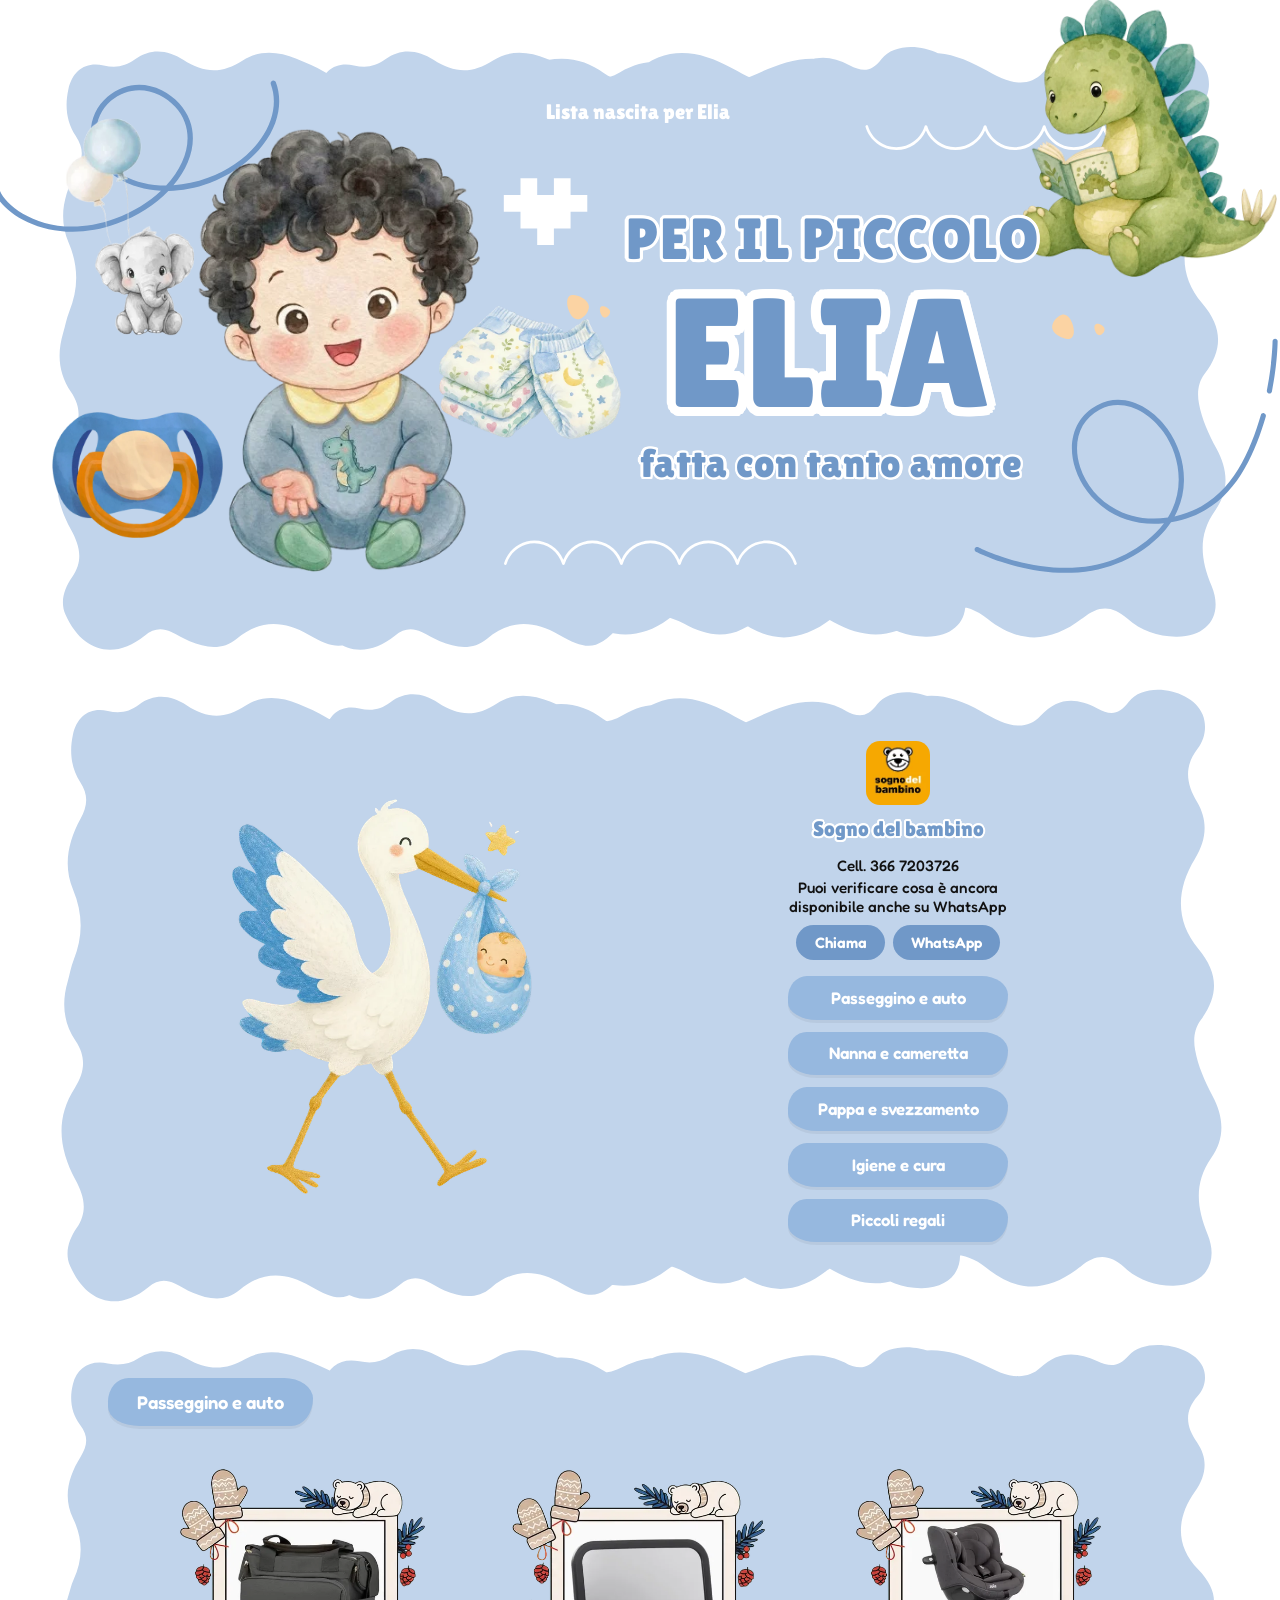
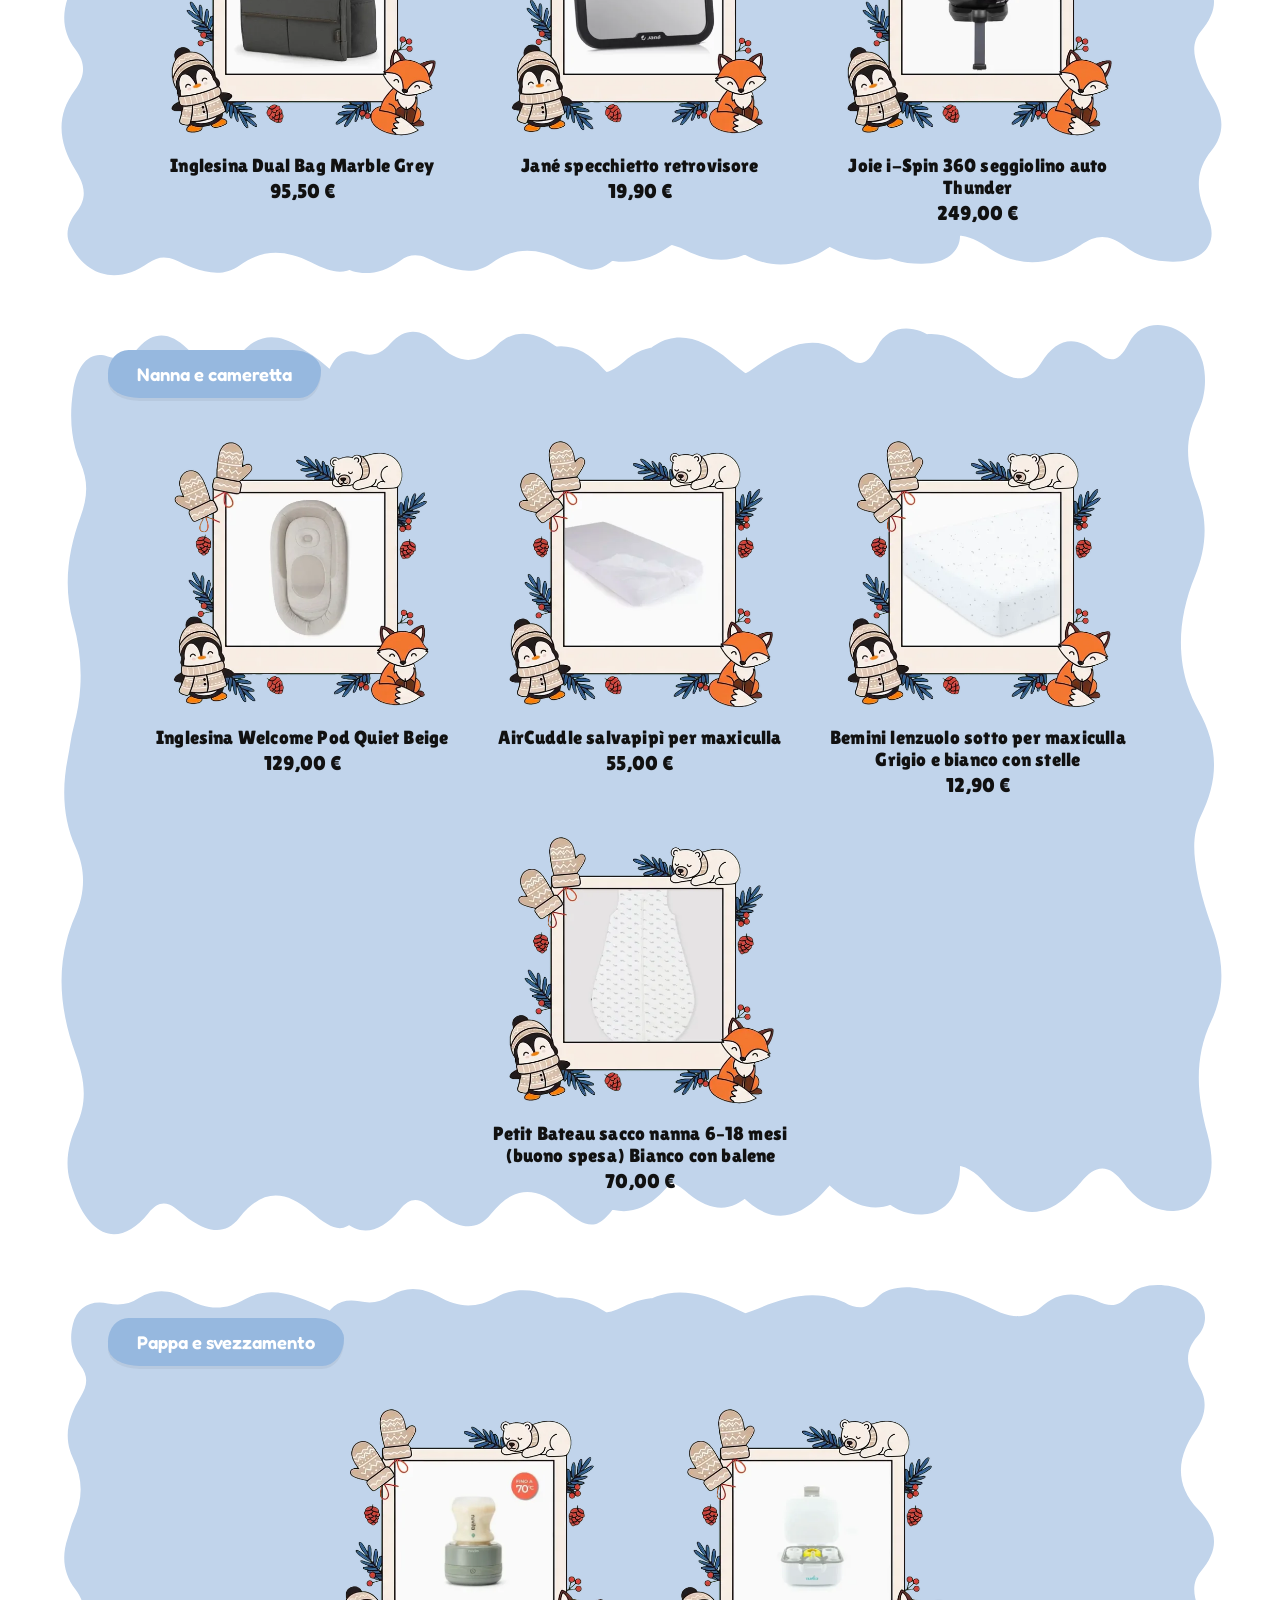
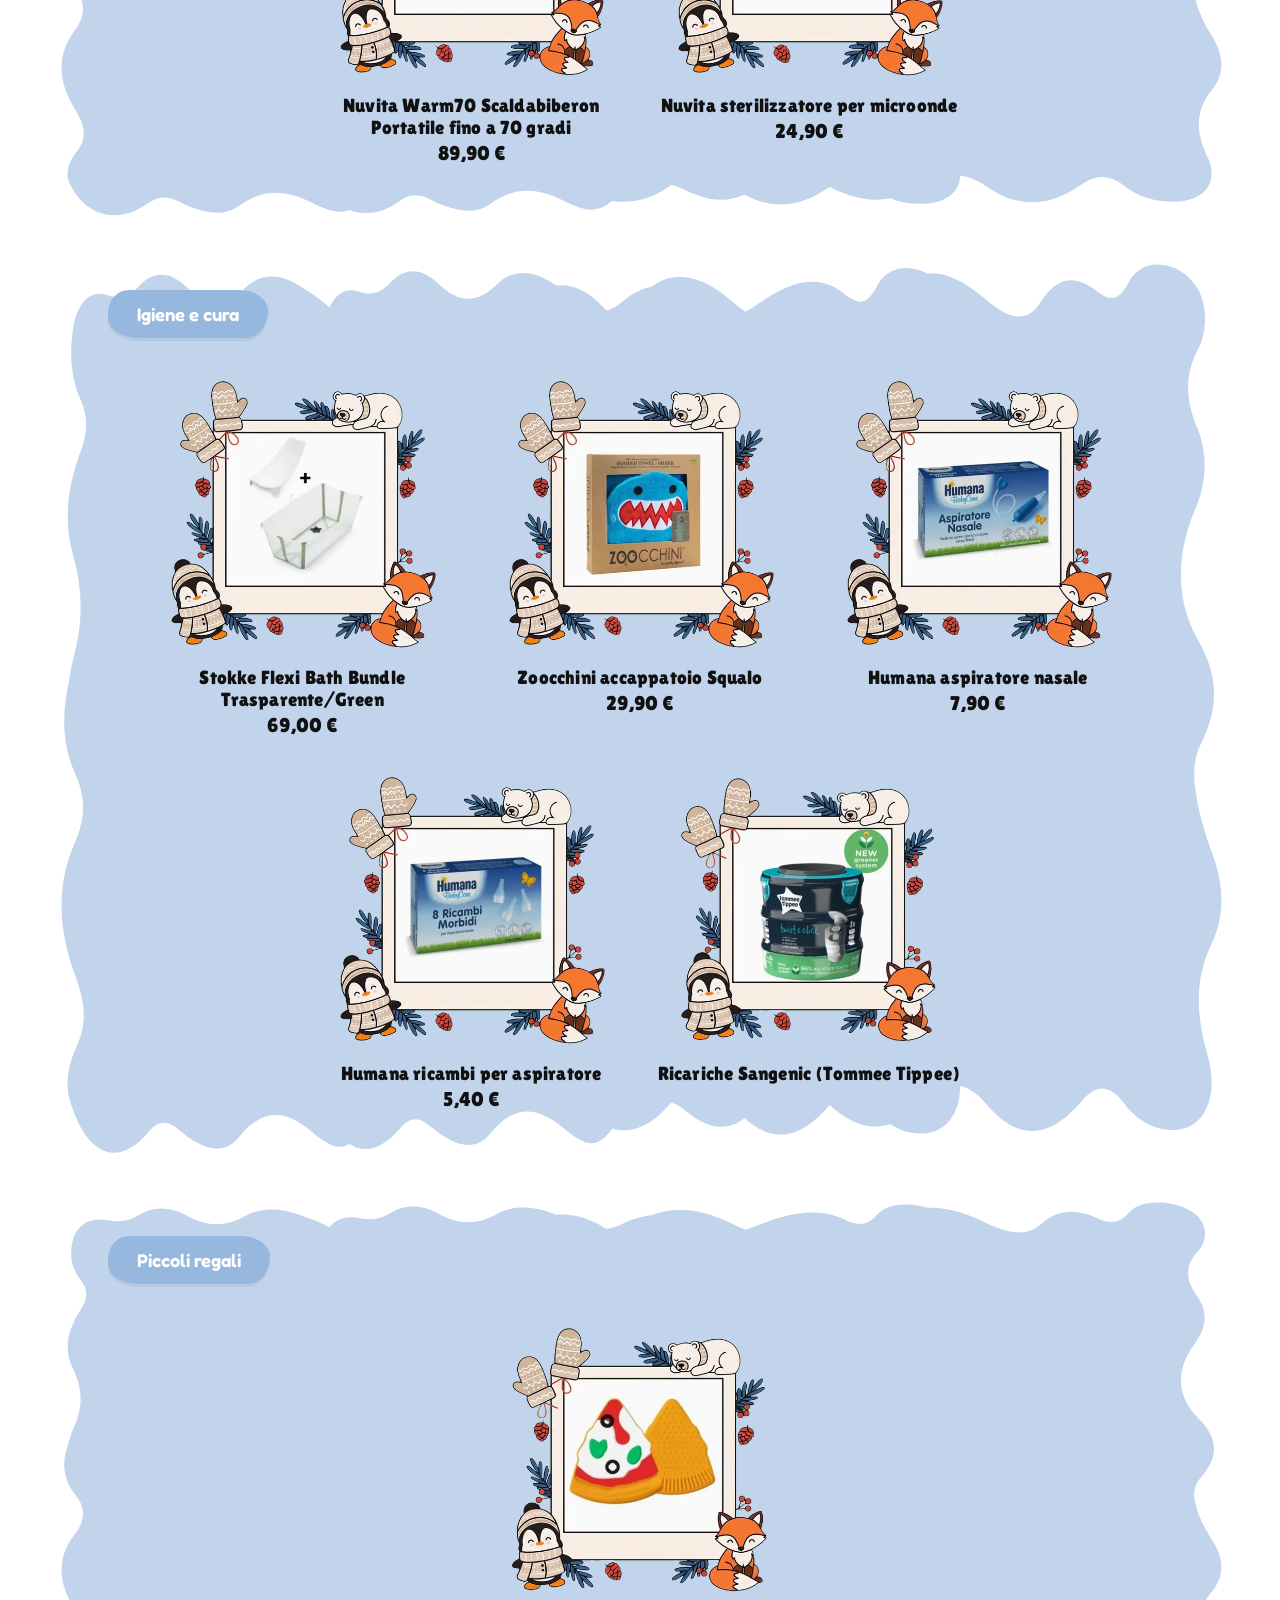
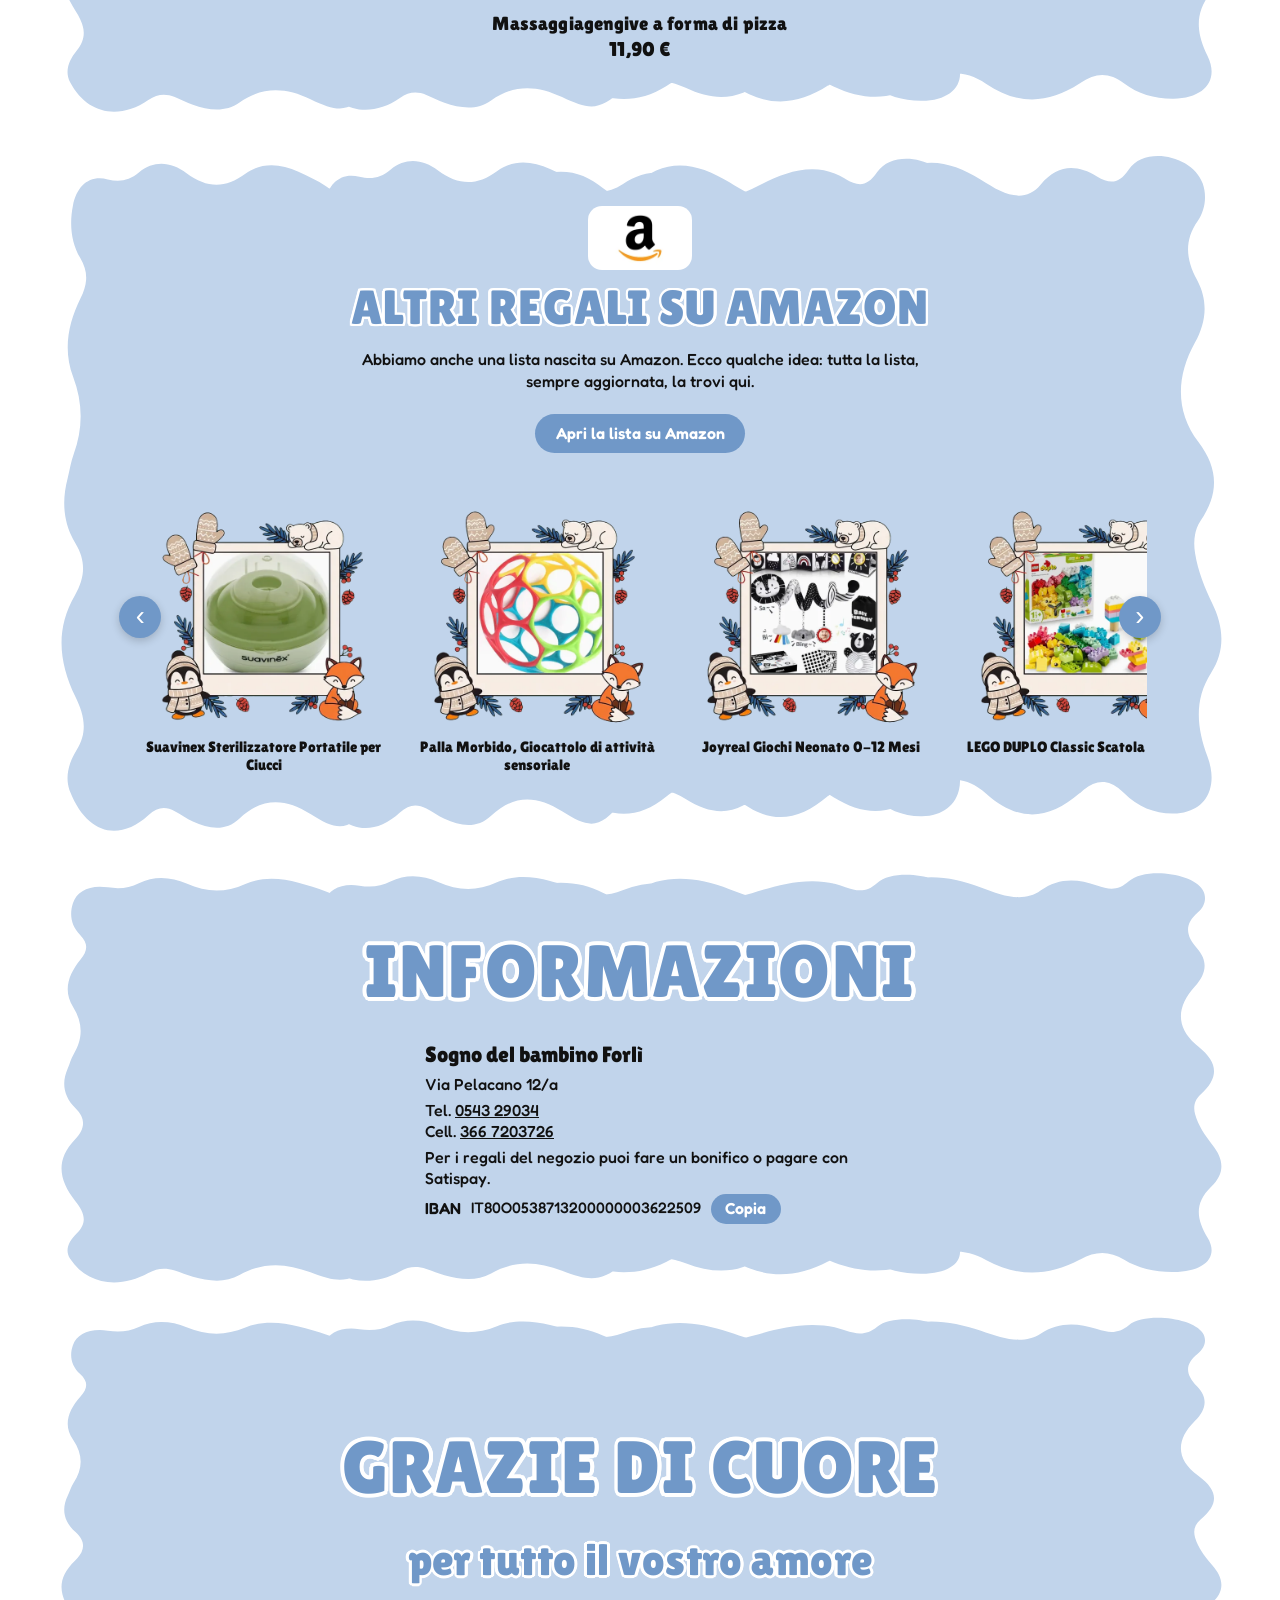
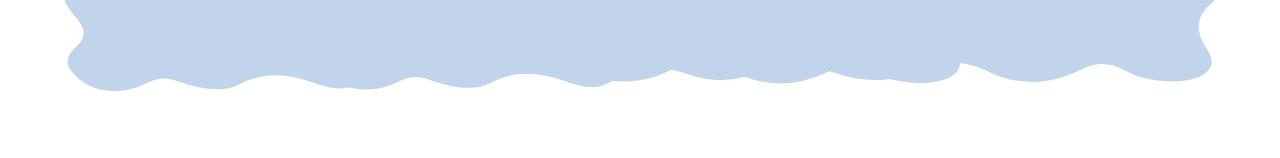
<file: index.html>
<!DOCTYPE html>
<html lang="it">
<head>
  <meta charset="utf-8">
  <meta name="viewport" content="width=device-width, initial-scale=1">
  <title>Lista nascita per Elia</title>
  <meta name="description" content="La lista nascita del piccolo Elia, fatta con tanto amore.">
  <link rel="icon" href="data:image/svg+xml,<svg xmlns='http://www.w3.org/2000/svg' viewBox='0 0 100 100'><text y='.9em' font-size='90'>🦖</text></svg>">
  <link rel="preconnect" href="https://fonts.googleapis.com">
  <link rel="preconnect" href="https://fonts.gstatic.com" crossorigin>
  <link href="https://fonts.googleapis.com/css2?family=Lilita+One&family=Fredoka:wght@400;500;600&display=swap" rel="stylesheet">
  <link rel="stylesheet" href="style.css">
</head>
<body>

  <header class="panel hero">
    <div class="stage">
      <svg class="decor" viewBox="91 74 1258 662" preserveAspectRatio="none" aria-hidden="true">
      <path fill="#7098C8" d="M1385.3 474.0C1383.9 473.6 1382.3 474.4 1381.9 475.9C1368.8 520.2 1346.4 572.0 1289.9 584.0C1296.2 572.4 1299.7 559.7 1299.9 546.3C1300.3 526.9 1294.0 507.1 1282.2 490.7C1265.4 467.4 1235.7 450.5 1207.4 465.4C1183.7 477.8 1174.6 504.6 1184.2 533.6C1194.7 565.6 1228.5 596.4 1278.6 591.3C1275.9 594.9 1272.9 598.4 1269.4 601.7C1238.0 632.1 1196.7 643.9 1146.9 636.9C1109.5 631.6 1081.0 617.0 1080.7 616.9C1079.4 616.2 1077.7 616.7 1077.0 618.1C1076.3 619.4 1076.9 621.1 1078.2 621.8C1079.4 622.4 1107.7 636.8 1146.0 642.2C1155.3 643.6 1164.4 644.2 1173.2 644.2C1212.6 644.2 1246.8 631.1 1273.2 605.6C1278.2 600.8 1282.5 595.7 1286.1 590.3C1349.1 579.8 1373.2 524.5 1387.2 477.4C1387.6 476.0 1386.8 474.5 1385.3 474.0M1282.8 585.3C1233.0 592.5 1199.5 562.8 1189.4 531.9C1180.7 505.5 1188.7 481.3 1209.9 470.2C1216.5 466.8 1223.1 465.3 1229.6 465.3C1248.4 465.3 1266.3 478.0 1277.8 493.9C1295.0 517.8 1302.0 554.2 1282.8 585.3M1399.8 397.3C1399.8 397.6 1399.7 420.9 1393.7 450.9C1393.4 452.2 1392.3 453.1 1391.0 453.1C1390.8 453.1 1390.6 453.1 1390.5 453.0C1389.0 452.7 1388.0 451.3 1388.3 449.8C1394.2 420.4 1394.4 397.5 1394.4 397.3C1394.4 395.8 1395.6 394.6 1397.1 394.6C1398.6 394.6 1399.9 395.8 1399.8 397.3Z"/>
      <path fill="#7098C8" d="M-108.9 304.6C-108.6 304.1 -108.1 303.8 -107.7 303.6C-106.8 303.3 -105.7 303.4 -104.9 304.1C-104.8 304.2 -91.6 314.3 -71.4 319.1C-61.0 321.6 -50.4 322.2 -40.1 321.0C-38.5 320.8 -37.1 321.9 -36.9 323.5C-36.7 325.0 -37.8 326.4 -39.4 326.6C-50.4 328.0 -61.6 327.3 -72.7 324.7C-94.3 319.6 -107.9 309.0 -108.4 308.6C-109.7 307.6 -109.9 305.8 -108.9 304.6M-24.3 320.6C-24.8 319.2 -24.0 317.6 -22.6 317.1C-22.6 317.1 -22.5 317.0 -22.5 317.0C0.1 309.6 16.1 294.1 25.1 270.9C31.9 253.4 32.0 237.9 32.0 237.8C32.0 236.4 33.0 235.2 34.4 234.9C35.7 234.7 37.1 235.5 37.6 236.8C44.3 255.0 92.3 291.7 160.5 266.5C179.8 259.3 196.5 248.9 209.3 236.8C175.8 235.2 147.7 219.3 137.9 192.9C137.7 192.2 137.5 191.6 137.2 190.9C130.6 171.1 136.4 150.3 152.3 136.6C157.3 132.3 162.8 129.1 168.5 127.0C181.9 122.1 196.7 122.9 210.1 129.8C224.7 137.3 235.0 148.5 240.0 162.0C248.2 184.1 240.8 209.4 222.6 231.0C234.5 230.3 246.9 227.7 259.3 223.1C296.3 209.5 323.6 181.3 328.8 151.3C330.5 141.5 329.7 132.0 326.4 123.2C325.9 121.8 326.6 120.1 328.1 119.6C329.6 119.0 331.2 119.8 331.8 121.3C335.4 131.0 336.3 141.5 334.4 152.3C328.9 184.2 300.1 214.1 261.2 228.5C246.4 234.0 231.4 236.7 217.2 237.0C203.4 251.3 184.6 263.7 162.5 271.8C103.0 293.8 53.7 269.9 37.0 247.3C36.1 253.8 34.3 262.9 30.5 272.8C23.9 289.9 9.6 312.4 -20.7 322.5C-22.2 323.0 -23.8 322.1 -24.3 320.6M214.8 231.3C234.3 210.4 242.6 185.5 234.7 164.0C230.2 151.8 220.8 141.7 207.5 134.9C190.4 126.1 170.7 128.4 156.0 140.9C141.9 153.1 136.8 171.5 142.7 189.1C142.9 189.7 143.1 190.3 143.3 190.9C152.7 216.5 181.2 231.2 214.8 231.3Z"/>
      <path fill="#fff" d="M886.1 635.8C886.0 635.8 885.8 635.8 885.7 635.8C885.1 635.8 884.5 635.4 884.4 634.8C880.6 621.7 868.4 612.6 854.8 612.6C841.2 612.6 829.0 621.7 825.2 634.8C825.0 635.4 824.5 635.8 823.9 635.8C823.2 635.8 822.7 635.4 822.5 634.8C818.7 621.7 806.6 612.6 792.9 612.6C779.3 612.6 767.2 621.7 763.4 634.8C763.2 635.4 762.6 635.8 762.0 635.8C761.4 635.8 760.9 635.4 760.7 634.8C756.9 621.7 744.7 612.6 731.1 612.6C717.5 612.6 705.3 621.7 701.5 634.8C701.4 635.4 700.8 635.8 700.2 635.8C699.6 635.8 699.0 635.4 698.8 634.8C695.0 621.7 682.9 612.6 669.3 612.6C655.6 612.6 643.5 621.7 639.7 634.8C639.5 635.4 639.0 635.8 638.3 635.8C637.7 635.8 637.2 635.4 637.0 634.8C633.2 621.7 621.0 612.6 607.4 612.6C593.8 612.6 581.6 621.7 577.8 634.8C577.6 635.6 576.8 636.0 576.1 635.8C575.4 635.6 574.9 634.8 575.1 634.0C579.3 619.8 592.6 609.8 607.4 609.8C620.9 609.8 633.1 618.0 638.3 630.3C643.5 618.0 655.7 609.8 669.3 609.8C682.8 609.8 695.0 618.0 700.2 630.3C705.4 618.0 717.6 609.8 731.1 609.8C744.6 609.8 756.8 618.0 762.0 630.3C767.2 618.0 779.4 609.8 792.9 609.8C806.5 609.8 818.7 618.0 823.9 630.3C829.1 618.0 841.3 609.8 854.8 609.8C869.6 609.8 882.9 619.8 887.1 634.0C887.3 634.8 886.8 635.6 886.1 635.8Z"/>
      <path fill="#fff" d="M1277.5 166.9C1277.4 166.9 1277.2 166.9 1277.1 166.9C1276.5 166.9 1275.9 167.3 1275.7 167.9C1271.8 181.2 1259.4 190.5 1245.6 190.5C1231.7 190.5 1219.3 181.2 1215.4 167.9C1215.2 167.3 1214.7 166.9 1214.0 166.9C1213.4 166.9 1212.8 167.3 1212.7 167.9C1208.8 181.2 1196.4 190.5 1182.5 190.5C1168.6 190.5 1156.2 181.2 1152.3 167.9C1152.2 167.3 1151.6 166.9 1151.0 166.9C1150.3 166.9 1149.8 167.3 1149.6 167.9C1145.7 181.2 1133.3 190.5 1119.4 190.5C1105.5 190.5 1093.1 181.2 1089.3 167.9C1089.1 167.3 1088.5 166.9 1087.9 166.9C1087.3 166.9 1086.7 167.3 1086.5 167.9C1082.7 181.2 1070.3 190.5 1056.4 190.5C1042.5 190.5 1030.1 181.2 1026.2 167.9C1026.0 167.3 1025.5 166.9 1024.8 166.9C1024.2 166.9 1023.6 167.3 1023.5 167.9C1019.6 181.2 1007.2 190.5 993.3 190.5C979.4 190.5 967.0 181.2 963.1 167.9C962.9 167.1 962.1 166.7 961.4 166.9C960.6 167.1 960.2 167.9 960.4 168.7C964.6 183.2 978.1 193.4 993.3 193.4C1007.1 193.4 1019.5 185.0 1024.8 172.5C1030.1 185.0 1042.6 193.4 1056.4 193.4C1070.1 193.4 1082.6 185.0 1087.9 172.5C1093.2 185.0 1105.6 193.4 1119.4 193.4C1133.2 193.4 1145.6 185.0 1151.0 172.5C1156.3 185.0 1168.7 193.4 1182.5 193.4C1196.3 193.4 1208.7 185.0 1214.0 172.5C1219.3 185.0 1231.8 193.4 1245.6 193.4C1260.7 193.4 1274.2 183.2 1278.5 168.7C1278.7 167.9 1278.2 167.1 1277.5 166.9Z"/>
      <path fill="#fff" d="M628.2 294.8L628.2 277.0L646.0 277.0L646.0 259.2L663.8 259.2L663.8 241.4L646.0 241.4L646.0 223.6L628.2 223.6L628.2 241.4L610.4 241.4L610.4 223.6L592.6 223.6L592.6 241.4L574.8 241.4L574.8 259.2L592.6 259.2L592.6 277.0L610.4 277.0L610.4 294.8L628.2 294.8Z"/>
      <path fill="#FBD3A3" fill-rule="evenodd" d="M1180.8 378.2C1183.2 384.5 1183.8 392.8 1178.5 394.5C1173.3 396.2 1162.2 391.3 1159.9 384.9C1157.5 378.6 1163.9 370.9 1169.2 369.2C1174.4 367.5 1178.5 371.9 1180.8 378.2L1180.8 378.2Z"/>
      <path fill="#FBD3A3" fill-rule="evenodd" d="M1205.3 386.5C1204.2 383.6 1203.9 379.7 1206.4 378.9C1208.8 378.1 1214.0 380.4 1215.1 383.4C1216.2 386.3 1213.2 389.9 1210.8 390.7C1208.3 391.5 1206.4 389.5 1205.3 386.5L1205.3 386.5Z"/>
      <path fill="#FBD3A3" fill-rule="evenodd" d="M644.1 364.5C641.7 358.2 641.1 349.9 646.4 348.2C651.6 346.5 662.7 351.4 665.0 357.8C667.4 364.1 661.0 371.8 655.7 373.5C650.5 375.2 646.4 370.8 644.1 364.5Z"/>
      <path fill="#FBD3A3" fill-rule="evenodd" d="M678.1 367.8C677.0 364.8 676.7 360.9 679.2 360.1C681.6 359.3 686.8 361.7 687.9 364.6C689.0 367.6 686.0 371.2 683.6 372.0C681.1 372.8 679.2 370.7 678.1 367.8L678.1 367.8Z"/>
      </svg>
      <p class="small-title">Lista nascita per Elia</p>
      <img class="art balloons" src="assets/art/elefante.webp" alt="">
      <img class="art baby" src="assets/art/bimbo.webp" alt="Elia, illustrazione di un bimbo con i ricci">
      <img class="art diapers" src="assets/art/pannolini.webp" alt="">
      <img class="art pacifier" src="assets/art/ciuccio.webp" alt="">
      <img class="art dino" src="assets/art/dino.webp" alt="">
      <div class="hero-text">
        <p class="kicker outline">Per il piccolo</p>
        <h1 class="name outline">Elia</h1>
        <p class="tagline outline">fatta con tanto amore</p>
      </div>
    </div>
  </header>

  <main id="lista" aria-live="polite"></main>

  <section class="panel info">
    <h2 class="big">Informazioni</h2>
    <div class="info-cols">
      <div class="info-col">
        <div>
          <h3>Sogno del bambino Forlì</h3>
          <p>Via Pelacano 12/a</p>
          <p>Tel. <a href="tel:+390543029034">0543 29034</a><br>Cell. <a href="tel:+393667203726">366 7203726</a></p>
          <p>Per i regali del negozio puoi fare un bonifico o pagare con Satispay.</p>
          <p class="iban-row"><span>IBAN</span> <code id="iban">IT80O0538713200000003622509</code>
            <button type="button" class="copy" id="copy-iban">Copia</button></p>
        </div>
      </div>
    </div>
  </section>

  <footer class="panel thanks">
    <h2 class="big">Grazie di cuore</h2>
    <p class="tagline outline">per tutto il vostro amore</p>
  </footer>

  <script src="config.js"></script>
  <script src="app.js"></script>
</body>
</html>
</file>
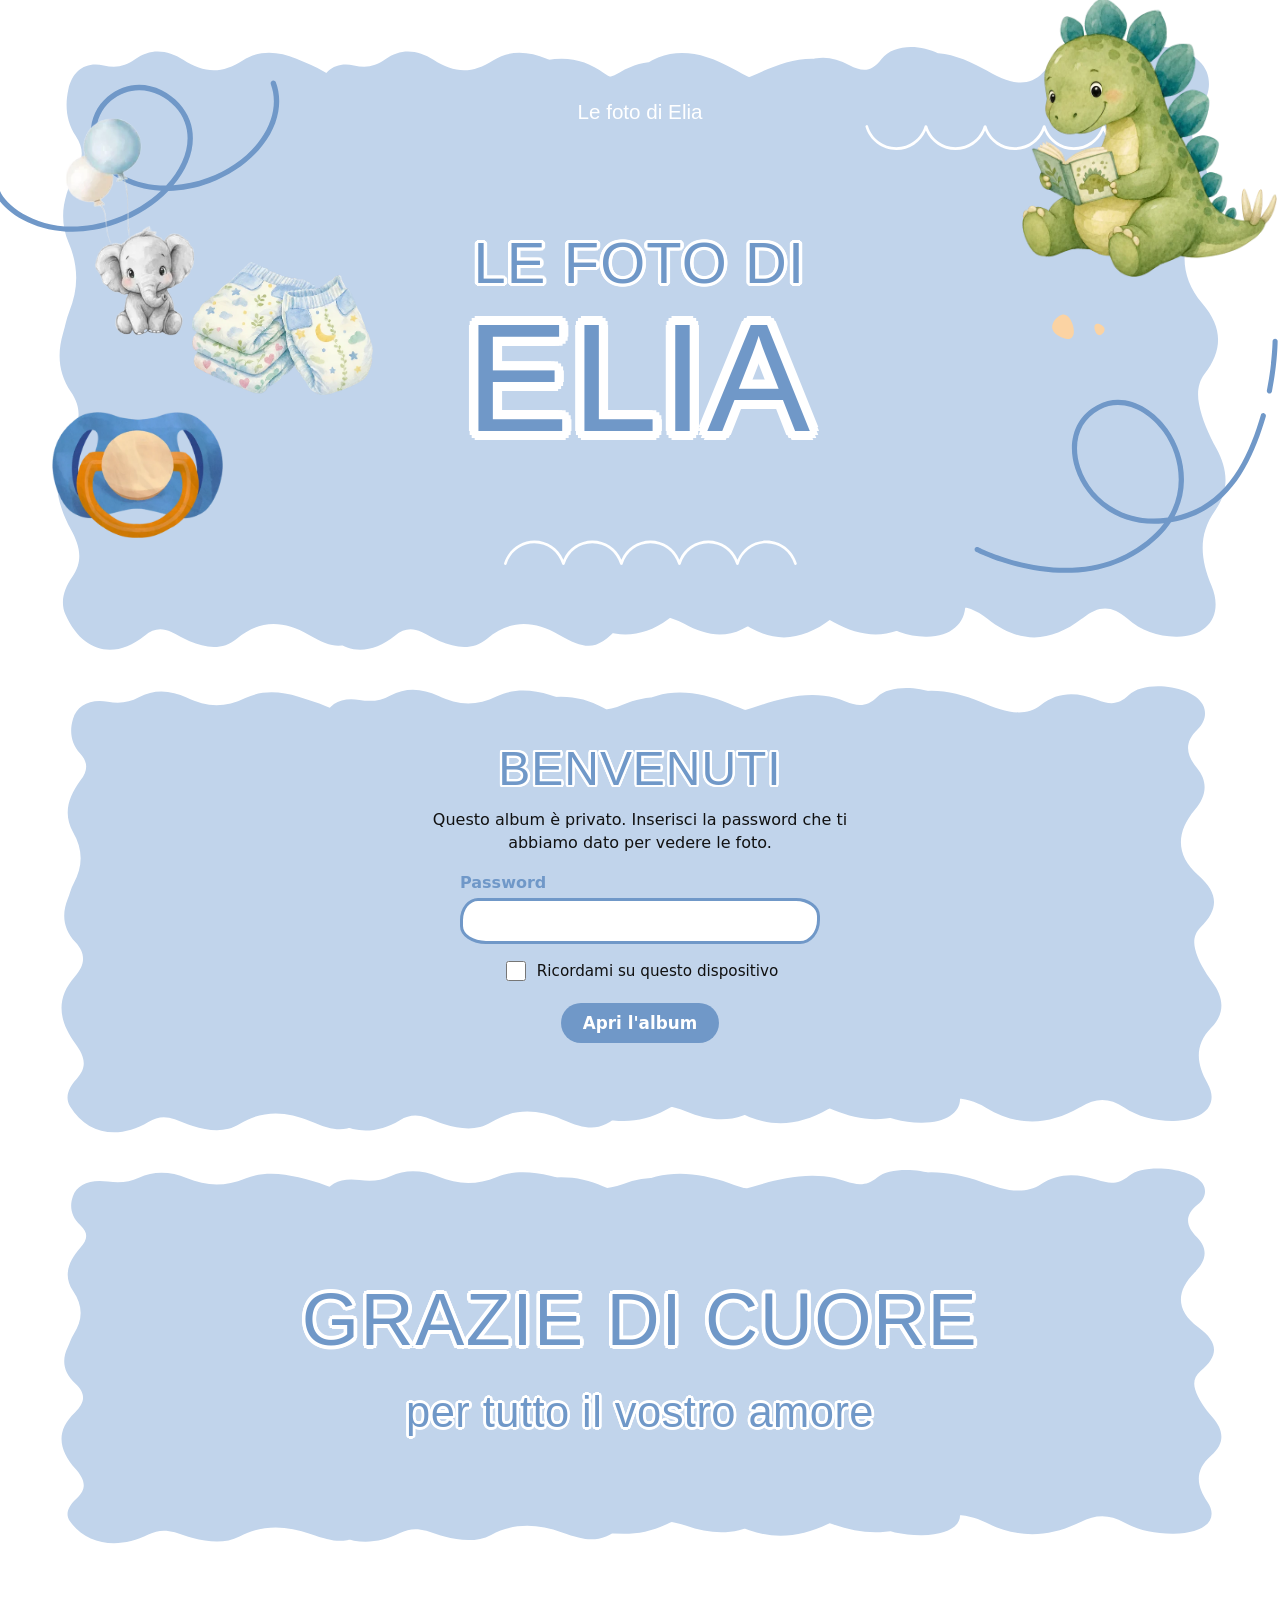
<file: foto/index.html>
<!DOCTYPE html>
<html lang="it">
<head>
  <meta charset="utf-8">
  <meta name="viewport" content="width=device-width, initial-scale=1">
  <meta name="robots" content="noindex, nofollow, noarchive, noimageindex">
  <meta name="referrer" content="no-referrer">
  <meta http-equiv="Content-Security-Policy" content="default-src 'self'; script-src 'self'; style-src 'self' 'unsafe-inline' https://fonts.googleapis.com; font-src https://fonts.gstatic.com; img-src 'self' data: blob:; connect-src 'self'; object-src 'none'; base-uri 'none'; form-action 'none'">
  <title>Le foto di Elia</title>
  <link rel="icon" href="data:image/svg+xml,<svg xmlns='http://www.w3.org/2000/svg' viewBox='0 0 100 100'><text y='.9em' font-size='90'>🦖</text></svg>">
  <link rel="preconnect" href="https://fonts.googleapis.com">
  <link rel="preconnect" href="https://fonts.gstatic.com" crossorigin>
  <link href="https://fonts.googleapis.com/css2?family=Lilita+One&family=Fredoka:wght@400;500;600&display=swap" rel="stylesheet">
  <link rel="stylesheet" href="../style.css">
  <link rel="stylesheet" href="foto.css">
</head>
<body class="album">

  <header class="panel hero no-baby">
    <div class="stage">
      <svg class="decor" viewBox="91 74 1258 662" preserveAspectRatio="none" aria-hidden="true">
      <path fill="#7098C8" d="M1385.3 474.0C1383.9 473.6 1382.3 474.4 1381.9 475.9C1368.8 520.2 1346.4 572.0 1289.9 584.0C1296.2 572.4 1299.7 559.7 1299.9 546.3C1300.3 526.9 1294.0 507.1 1282.2 490.7C1265.4 467.4 1235.7 450.5 1207.4 465.4C1183.7 477.8 1174.6 504.6 1184.2 533.6C1194.7 565.6 1228.5 596.4 1278.6 591.3C1275.9 594.9 1272.9 598.4 1269.4 601.7C1238.0 632.1 1196.7 643.9 1146.9 636.9C1109.5 631.6 1081.0 617.0 1080.7 616.9C1079.4 616.2 1077.7 616.7 1077.0 618.1C1076.3 619.4 1076.9 621.1 1078.2 621.8C1079.4 622.4 1107.7 636.8 1146.0 642.2C1155.3 643.6 1164.4 644.2 1173.2 644.2C1212.6 644.2 1246.8 631.1 1273.2 605.6C1278.2 600.8 1282.5 595.7 1286.1 590.3C1349.1 579.8 1373.2 524.5 1387.2 477.4C1387.6 476.0 1386.8 474.5 1385.3 474.0M1282.8 585.3C1233.0 592.5 1199.5 562.8 1189.4 531.9C1180.7 505.5 1188.7 481.3 1209.9 470.2C1216.5 466.8 1223.1 465.3 1229.6 465.3C1248.4 465.3 1266.3 478.0 1277.8 493.9C1295.0 517.8 1302.0 554.2 1282.8 585.3M1399.8 397.3C1399.8 397.6 1399.7 420.9 1393.7 450.9C1393.4 452.2 1392.3 453.1 1391.0 453.1C1390.8 453.1 1390.6 453.1 1390.5 453.0C1389.0 452.7 1388.0 451.3 1388.3 449.8C1394.2 420.4 1394.4 397.5 1394.4 397.3C1394.4 395.8 1395.6 394.6 1397.1 394.6C1398.6 394.6 1399.9 395.8 1399.8 397.3Z"/>
      <path fill="#7098C8" d="M-108.9 304.6C-108.6 304.1 -108.1 303.8 -107.7 303.6C-106.8 303.3 -105.7 303.4 -104.9 304.1C-104.8 304.2 -91.6 314.3 -71.4 319.1C-61.0 321.6 -50.4 322.2 -40.1 321.0C-38.5 320.8 -37.1 321.9 -36.9 323.5C-36.7 325.0 -37.8 326.4 -39.4 326.6C-50.4 328.0 -61.6 327.3 -72.7 324.7C-94.3 319.6 -107.9 309.0 -108.4 308.6C-109.7 307.6 -109.9 305.8 -108.9 304.6M-24.3 320.6C-24.8 319.2 -24.0 317.6 -22.6 317.1C-22.6 317.1 -22.5 317.0 -22.5 317.0C0.1 309.6 16.1 294.1 25.1 270.9C31.9 253.4 32.0 237.9 32.0 237.8C32.0 236.4 33.0 235.2 34.4 234.9C35.7 234.7 37.1 235.5 37.6 236.8C44.3 255.0 92.3 291.7 160.5 266.5C179.8 259.3 196.5 248.9 209.3 236.8C175.8 235.2 147.7 219.3 137.9 192.9C137.7 192.2 137.5 191.6 137.2 190.9C130.6 171.1 136.4 150.3 152.3 136.6C157.3 132.3 162.8 129.1 168.5 127.0C181.9 122.1 196.7 122.9 210.1 129.8C224.7 137.3 235.0 148.5 240.0 162.0C248.2 184.1 240.8 209.4 222.6 231.0C234.5 230.3 246.9 227.7 259.3 223.1C296.3 209.5 323.6 181.3 328.8 151.3C330.5 141.5 329.7 132.0 326.4 123.2C325.9 121.8 326.6 120.1 328.1 119.6C329.6 119.0 331.2 119.8 331.8 121.3C335.4 131.0 336.3 141.5 334.4 152.3C328.9 184.2 300.1 214.1 261.2 228.5C246.4 234.0 231.4 236.7 217.2 237.0C203.4 251.3 184.6 263.7 162.5 271.8C103.0 293.8 53.7 269.9 37.0 247.3C36.1 253.8 34.3 262.9 30.5 272.8C23.9 289.9 9.6 312.4 -20.7 322.5C-22.2 323.0 -23.8 322.1 -24.3 320.6M214.8 231.3C234.3 210.4 242.6 185.5 234.7 164.0C230.2 151.8 220.8 141.7 207.5 134.9C190.4 126.1 170.7 128.4 156.0 140.9C141.9 153.1 136.8 171.5 142.7 189.1C142.9 189.7 143.1 190.3 143.3 190.9C152.7 216.5 181.2 231.2 214.8 231.3Z"/>
      <path fill="#fff" d="M886.1 635.8C886.0 635.8 885.8 635.8 885.7 635.8C885.1 635.8 884.5 635.4 884.4 634.8C880.6 621.7 868.4 612.6 854.8 612.6C841.2 612.6 829.0 621.7 825.2 634.8C825.0 635.4 824.5 635.8 823.9 635.8C823.2 635.8 822.7 635.4 822.5 634.8C818.7 621.7 806.6 612.6 792.9 612.6C779.3 612.6 767.2 621.7 763.4 634.8C763.2 635.4 762.6 635.8 762.0 635.8C761.4 635.8 760.9 635.4 760.7 634.8C756.9 621.7 744.7 612.6 731.1 612.6C717.5 612.6 705.3 621.7 701.5 634.8C701.4 635.4 700.8 635.8 700.2 635.8C699.6 635.8 699.0 635.4 698.8 634.8C695.0 621.7 682.9 612.6 669.3 612.6C655.6 612.6 643.5 621.7 639.7 634.8C639.5 635.4 639.0 635.8 638.3 635.8C637.7 635.8 637.2 635.4 637.0 634.8C633.2 621.7 621.0 612.6 607.4 612.6C593.8 612.6 581.6 621.7 577.8 634.8C577.6 635.6 576.8 636.0 576.1 635.8C575.4 635.6 574.9 634.8 575.1 634.0C579.3 619.8 592.6 609.8 607.4 609.8C620.9 609.8 633.1 618.0 638.3 630.3C643.5 618.0 655.7 609.8 669.3 609.8C682.8 609.8 695.0 618.0 700.2 630.3C705.4 618.0 717.6 609.8 731.1 609.8C744.6 609.8 756.8 618.0 762.0 630.3C767.2 618.0 779.4 609.8 792.9 609.8C806.5 609.8 818.7 618.0 823.9 630.3C829.1 618.0 841.3 609.8 854.8 609.8C869.6 609.8 882.9 619.8 887.1 634.0C887.3 634.8 886.8 635.6 886.1 635.8Z"/>
      <path fill="#fff" d="M1277.5 166.9C1277.4 166.9 1277.2 166.9 1277.1 166.9C1276.5 166.9 1275.9 167.3 1275.7 167.9C1271.8 181.2 1259.4 190.5 1245.6 190.5C1231.7 190.5 1219.3 181.2 1215.4 167.9C1215.2 167.3 1214.7 166.9 1214.0 166.9C1213.4 166.9 1212.8 167.3 1212.7 167.9C1208.8 181.2 1196.4 190.5 1182.5 190.5C1168.6 190.5 1156.2 181.2 1152.3 167.9C1152.2 167.3 1151.6 166.9 1151.0 166.9C1150.3 166.9 1149.8 167.3 1149.6 167.9C1145.7 181.2 1133.3 190.5 1119.4 190.5C1105.5 190.5 1093.1 181.2 1089.3 167.9C1089.1 167.3 1088.5 166.9 1087.9 166.9C1087.3 166.9 1086.7 167.3 1086.5 167.9C1082.7 181.2 1070.3 190.5 1056.4 190.5C1042.5 190.5 1030.1 181.2 1026.2 167.9C1026.0 167.3 1025.5 166.9 1024.8 166.9C1024.2 166.9 1023.6 167.3 1023.5 167.9C1019.6 181.2 1007.2 190.5 993.3 190.5C979.4 190.5 967.0 181.2 963.1 167.9C962.9 167.1 962.1 166.7 961.4 166.9C960.6 167.1 960.2 167.9 960.4 168.7C964.6 183.2 978.1 193.4 993.3 193.4C1007.1 193.4 1019.5 185.0 1024.8 172.5C1030.1 185.0 1042.6 193.4 1056.4 193.4C1070.1 193.4 1082.6 185.0 1087.9 172.5C1093.2 185.0 1105.6 193.4 1119.4 193.4C1133.2 193.4 1145.6 185.0 1151.0 172.5C1156.3 185.0 1168.7 193.4 1182.5 193.4C1196.3 193.4 1208.7 185.0 1214.0 172.5C1219.3 185.0 1231.8 193.4 1245.6 193.4C1260.7 193.4 1274.2 183.2 1278.5 168.7C1278.7 167.9 1278.2 167.1 1277.5 166.9Z"/>
      <path fill="#FBD3A3" fill-rule="evenodd" d="M1180.8 378.2C1183.2 384.5 1183.8 392.8 1178.5 394.5C1173.3 396.2 1162.2 391.3 1159.9 384.9C1157.5 378.6 1163.9 370.9 1169.2 369.2C1174.4 367.5 1178.5 371.9 1180.8 378.2L1180.8 378.2Z"/>
      <path fill="#FBD3A3" fill-rule="evenodd" d="M1205.3 386.5C1204.2 383.6 1203.9 379.7 1206.4 378.9C1208.8 378.1 1214.0 380.4 1215.1 383.4C1216.2 386.3 1213.2 389.9 1210.8 390.7C1208.3 391.5 1206.4 389.5 1205.3 386.5L1205.3 386.5Z"/>
      </svg>
      <p class="small-title">Le foto di Elia</p>
      <img class="art balloons" src="../assets/art/elefante.webp" alt="">
      <img class="art diapers" src="../assets/art/pannolini.webp" alt="">
      <img class="art pacifier" src="../assets/art/ciuccio.webp" alt="">
      <img class="art dino" src="../assets/art/dino.webp" alt="">
      <div class="hero-text">
        <p class="kicker outline">Le foto di</p>
        <h1 class="name outline">Elia</h1>
      </div>
    </div>
  </header>

  <!-- Accesso -->
  <section class="panel login" id="login" hidden>
    <h2 class="big small">Benvenuti</h2>
    <p class="login-text">Questo album è privato. Inserisci la password che ti abbiamo dato per vedere le foto.</p>
    <form id="login-form" class="login-form" autocomplete="on">
      <input type="text" name="username" value="album-elia" autocomplete="username" hidden>
      <label class="field">
        <span>Password</span>
        <input id="password" type="password" autocomplete="current-password" autocapitalize="off" autocorrect="off" spellcheck="false" required>
      </label>
      <label class="check"><input id="remember" type="checkbox"> Ricordami su questo dispositivo</label>
      <button class="btn" type="submit" id="login-btn">Apri l'album</button>
      <p class="msg" id="login-msg" role="alert"></p>
    </form>
  </section>

  <!-- Album -->
  <main id="album" aria-live="polite" hidden></main>

  <div class="album-bar" id="album-bar" hidden>
    <button type="button" class="btn ghost" id="logout">Esci dall'album</button>
  </div>

  <!-- Foto ingrandita -->
  <div class="lightbox" id="lightbox" hidden role="dialog" aria-modal="true" aria-label="Foto ingrandita">
    <button type="button" class="lb-btn lb-close" id="lb-close" aria-label="Chiudi">×</button>
    <button type="button" class="lb-btn lb-prev" id="lb-prev" aria-label="Foto precedente">‹</button>
    <figure class="lb-figure">
      <div class="lb-stage"><canvas class="photo" id="lb-canvas"></canvas><div class="shield"></div></div>
      <figcaption class="lb-caption"><span id="lb-text"></span><span class="lb-date" id="lb-date"></span></figcaption>
    </figure>
    <button type="button" class="lb-btn lb-next" id="lb-next" aria-label="Foto successiva">›</button>
  </div>

  <footer class="panel thanks">
    <h2 class="big">Grazie di cuore</h2>
    <p class="tagline outline">per tutto il vostro amore</p>
  </footer>

  <script src="config.js"></script>
  <script src="crypto.js"></script>
  <script src="protezione.js"></script>
  <script src="album.js"></script>
</body>
</html>
</file>
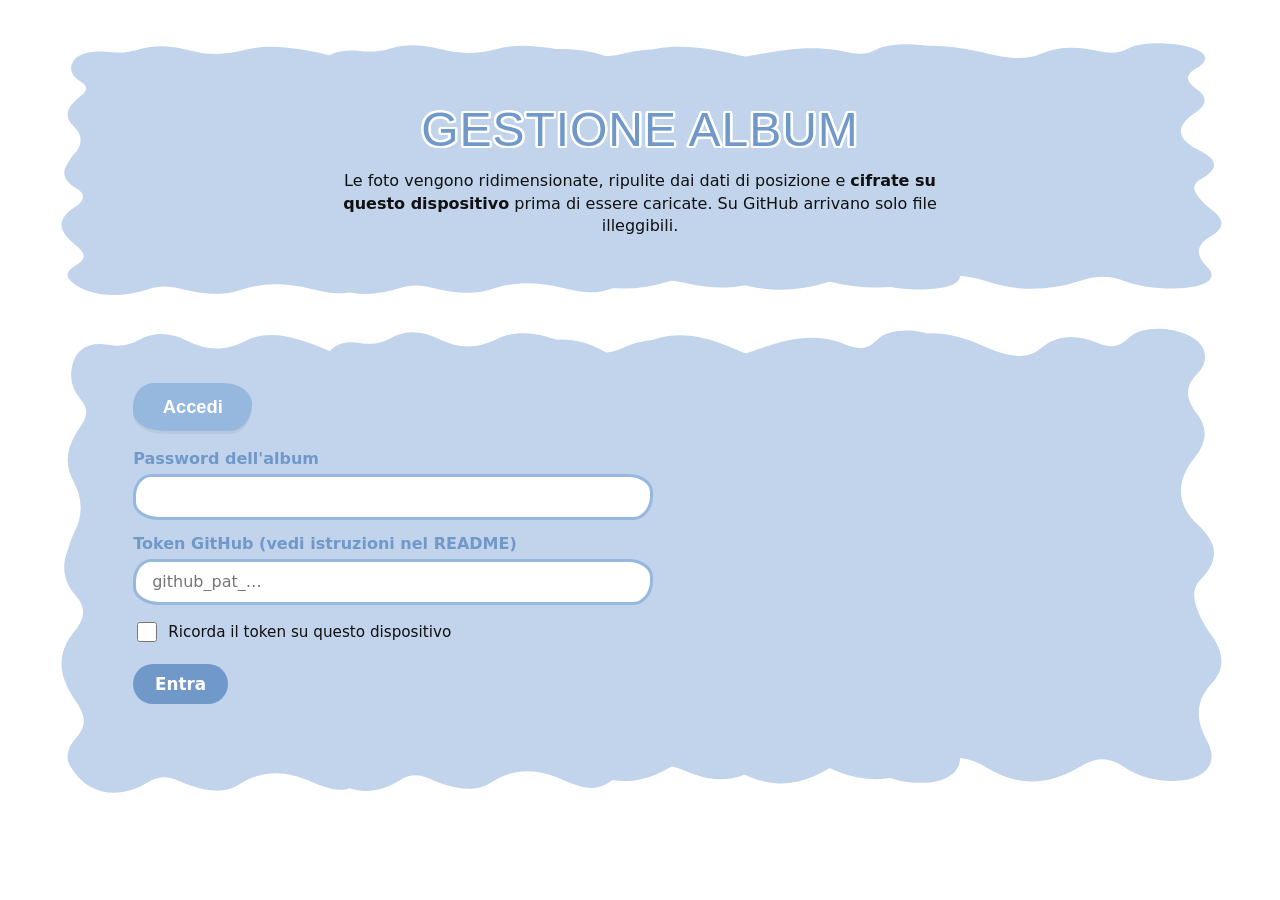
<file: foto/admin.html>
<!DOCTYPE html>
<html lang="it">
<head>
  <meta charset="utf-8">
  <meta name="viewport" content="width=device-width, initial-scale=1">
  <meta name="robots" content="noindex, nofollow, noarchive">
  <meta name="referrer" content="no-referrer">
  <meta http-equiv="Content-Security-Policy" content="default-src 'self'; script-src 'self'; style-src 'self' 'unsafe-inline' https://fonts.googleapis.com; font-src https://fonts.gstatic.com; img-src 'self' data: blob:; connect-src 'self' https://api.github.com; object-src 'none'; base-uri 'none'; form-action 'none'">
  <title>Album di Elia · Gestione</title>
  <link rel="icon" href="data:image/svg+xml,<svg xmlns='http://www.w3.org/2000/svg' viewBox='0 0 100 100'><text y='.9em' font-size='90'>📷</text></svg>">
  <link rel="preconnect" href="https://fonts.googleapis.com">
  <link rel="preconnect" href="https://fonts.gstatic.com" crossorigin>
  <link href="https://fonts.googleapis.com/css2?family=Lilita+One&family=Fredoka:wght@400;500;600&display=swap" rel="stylesheet">
  <link rel="stylesheet" href="../style.css">
  <link rel="stylesheet" href="foto.css">
  <link rel="stylesheet" href="admin.css">
</head>
<body class="admin">

  <header class="panel admin-head">
    <h1 class="big small">Gestione album</h1>
    <p>Le foto vengono ridimensionate, ripulite dai dati di posizione e <strong>cifrate su questo dispositivo</strong> prima di essere caricate. Su GitHub arrivano solo file illeggibili.</p>
  </header>

  <!-- Collegamento -->
  <section class="panel" id="connect">
    <h2 class="pill label">Accedi</h2>
    <form id="connect-form" class="admin-form" autocomplete="on">
      <input type="text" name="username" value="album-elia" autocomplete="username" hidden>
      <label class="field"><span>Password dell'album</span>
        <input id="a-password" type="password" autocomplete="current-password" autocapitalize="off" required></label>
      <label class="field"><span>Token GitHub (vedi istruzioni nel README)</span>
        <input id="a-token" type="password" autocomplete="off" spellcheck="false" placeholder="github_pat_…" required></label>
      <label class="check"><input id="a-remember" type="checkbox"> Ricorda il token su questo dispositivo</label>
      <button class="btn" type="submit" id="connect-btn">Entra</button>
      <p class="msg" id="connect-msg" role="alert"></p>
    </form>
  </section>

  <!-- Prima configurazione -->
  <section class="panel" id="setup" hidden>
    <h2 class="pill label">Prima configurazione</h2>
    <form id="setup-form" class="admin-form">
      <p>L'album non esiste ancora. Scegli la password da dare ai parenti: usa una frase lunga e facile da ricordare (es. <em>elia-dorme-sul-divano-della-nonna</em>). Più è lunga, più l'album è al sicuro.</p>
      <label class="field"><span>Password per la famiglia</span>
        <input id="s-pass1" type="password" autocomplete="new-password" minlength="12" required></label>
      <label class="field"><span>Ripeti la password</span>
        <input id="s-pass2" type="password" autocomplete="new-password" minlength="12" required></label>
      <button class="btn" type="submit" id="setup-btn">Crea l'album</button>
      <p class="msg" id="setup-msg" role="alert"></p>
    </form>
  </section>

  <div id="manage" hidden>
    <!-- Carica -->
    <section class="panel">
      <h2 class="pill label">Carica nuove foto</h2>
      <label class="drop" id="drop">
        <input id="files" type="file" accept="image/*" multiple>
        <span class="drop-icon">📷</span>
        <span>Tocca per scegliere le foto<br><small>oppure trascinale qui</small></span>
      </label>
      <div class="pending" id="pending"></div>
      <div class="actions" id="upload-actions" hidden>
        <button class="btn" type="button" id="upload-btn">Carica le foto</button>
        <button class="btn ghost" type="button" id="clear-btn">Annulla</button>
      </div>
      <p class="msg" id="upload-msg" role="status"></p>
    </section>

    <!-- Foto già pubblicate -->
    <section class="panel">
      <h2 class="pill label">Foto nell'album <span id="count"></span></h2>
      <div class="existing" id="existing"></div>
      <div class="actions" id="save-actions" hidden>
        <button class="btn" type="button" id="save-btn">Salva le modifiche</button>
        <button class="btn ghost" type="button" id="reset-btn">Annulla modifiche</button>
      </div>
      <p class="msg" id="save-msg" role="status"></p>
    </section>

    <!-- Cambia password -->
    <section class="panel">
      <h2 class="pill label">Cambia password</h2>
      <form id="pw-form" class="admin-form">
        <p>Tutte le foto vengono cifrate di nuovo con una chiave nuova: chi aveva la vecchia password (anche sui dispositivi "ricordati") non vedrà più le foto finché non riceve quella nuova.</p>
        <label class="field"><span>Nuova password</span>
          <input id="pw1" type="password" autocomplete="new-password" minlength="12" required></label>
        <label class="field"><span>Ripeti la nuova password</span>
          <input id="pw2" type="password" autocomplete="new-password" minlength="12" required></label>
        <button class="btn" type="submit" id="pw-btn">Cambia password</button>
        <p class="msg" id="pw-msg" role="status"></p>
      </form>
    </section>

    <div class="album-bar">
      <a class="btn ghost" href="./">Vai all'album</a>
      <button class="btn ghost" type="button" id="disconnect">Esci</button>
    </div>
  </div>

  <script src="config.js"></script>
  <script src="crypto.js"></script>
  <script src="admin.js"></script>
</body>
</html>
</file>
<file: style.css>
:root{
  --blob:#C1D4EB; --blue:#7098C8; --pill:#96B8DF; --ink:#111; --white:#fff;
}
*{box-sizing:border-box}
html{scroll-behavior:smooth}
html,body{overflow-x:clip}
body{
  margin:0; padding:clamp(10px,3vw,40px) clamp(8px,2vw,24px) 40px;
  background:#fff; color:var(--ink);
  font-family:"Fredoka",system-ui,sans-serif; font-weight:500;
}
img{max-width:100%; display:block}
a{color:inherit}

/* ---- Pannello ondulato (lo sfondo azzurro del PDF) ---- */
.panel{
  position:relative; isolation:isolate;
  max-width:1180px; margin:0 auto 18px;
  padding:clamp(34px,5vw,70px) clamp(26px,6.5vw,100px) clamp(40px,5vw,76px);
}
.panel::before{
  content:""; position:absolute; inset:0; z-index:-1;
  background:url(assets/art/blob.svg) center/100% 100% no-repeat;
}

/* ---- Testi con contorno bianco ---- */
.outline{
  color:var(--blue);
  --r:.06em; text-shadow:calc(var(--r)*1.000) calc(var(--r)*0.000) 0 #fff,calc(var(--r)*0.924) calc(var(--r)*0.383) 0 #fff,calc(var(--r)*0.707) calc(var(--r)*0.707) 0 #fff,calc(var(--r)*0.383) calc(var(--r)*0.924) 0 #fff,calc(var(--r)*0.000) calc(var(--r)*1.000) 0 #fff,calc(var(--r)*-0.383) calc(var(--r)*0.924) 0 #fff,calc(var(--r)*-0.707) calc(var(--r)*0.707) 0 #fff,calc(var(--r)*-0.924) calc(var(--r)*0.383) 0 #fff,calc(var(--r)*-1.000) calc(var(--r)*0.000) 0 #fff,calc(var(--r)*-0.924) calc(var(--r)*-0.383) 0 #fff,calc(var(--r)*-0.707) calc(var(--r)*-0.707) 0 #fff,calc(var(--r)*-0.383) calc(var(--r)*-0.924) 0 #fff,calc(var(--r)*-0.000) calc(var(--r)*-1.000) 0 #fff,calc(var(--r)*0.383) calc(var(--r)*-0.924) 0 #fff,calc(var(--r)*0.707) calc(var(--r)*-0.707) 0 #fff,calc(var(--r)*0.924) calc(var(--r)*-0.383) 0 #fff;
}
.big{
  font-family:"Lilita One",sans-serif; font-weight:400; margin:0;
  font-size:clamp(2.2rem,7vw,4.6rem); letter-spacing:.02em; text-transform:uppercase;
  color:var(--blue); --r:.05em; text-shadow:calc(var(--r)*1.000) calc(var(--r)*0.000) 0 #fff,calc(var(--r)*0.924) calc(var(--r)*0.383) 0 #fff,calc(var(--r)*0.707) calc(var(--r)*0.707) 0 #fff,calc(var(--r)*0.383) calc(var(--r)*0.924) 0 #fff,calc(var(--r)*0.000) calc(var(--r)*1.000) 0 #fff,calc(var(--r)*-0.383) calc(var(--r)*0.924) 0 #fff,calc(var(--r)*-0.707) calc(var(--r)*0.707) 0 #fff,calc(var(--r)*-0.924) calc(var(--r)*0.383) 0 #fff,calc(var(--r)*-1.000) calc(var(--r)*0.000) 0 #fff,calc(var(--r)*-0.924) calc(var(--r)*-0.383) 0 #fff,calc(var(--r)*-0.707) calc(var(--r)*-0.707) 0 #fff,calc(var(--r)*-0.383) calc(var(--r)*-0.924) 0 #fff,calc(var(--r)*-0.000) calc(var(--r)*-1.000) 0 #fff,calc(var(--r)*0.383) calc(var(--r)*-0.924) 0 #fff,calc(var(--r)*0.707) calc(var(--r)*-0.707) 0 #fff,calc(var(--r)*0.924) calc(var(--r)*-0.383) 0 #fff;
}

/* ---- Hero (coordinate prese dal PDF: 1 unità = 1/1258 della larghezza) ---- */
.hero{padding:0; aspect-ratio:1258/662}
.hero::before{background-image:url(assets/art/hero-blob.svg)}
.stage{position:absolute; inset:0; container-type:inline-size}
.decor{position:absolute; inset:0; width:100%; height:100%; overflow:visible; pointer-events:none}
.hero .art{position:absolute; height:auto; z-index:1}
.hero .baby{left:8.4%; top:6.9%; width:33.4%}
.hero .balloons{left:-3.3%; top:-2.7%; width:21.5%}
.hero .pacifier{left:.2%; top:60.3%; width:14.5%}
.hero .diapers{left:33%; top:43.1%; width:15.4%}
.hero .dino{left:82.4%; top:-6.5%; width:21.6%}
.hero-text{position:absolute; left:48.8%; top:27%; width:34.7%; text-align:center; z-index:2}
.kicker,.name,.tagline{font-family:"Lilita One",sans-serif; font-weight:400; margin:0; text-transform:uppercase}
.kicker{font-size:4.9cqw; letter-spacing:.02em; line-height:1.15; white-space:nowrap}
.name{font-size:13.1cqw; line-height:1.05; letter-spacing:.02em}
.tagline{font-size:3.4cqw; text-transform:none; letter-spacing:.01em; margin-top:.15em; white-space:nowrap}
.small-title{position:absolute; left:49.8%; top:10%; transform:translateX(-50%); margin:0; z-index:2;
  color:#fff; font-family:"Lilita One",sans-serif; font-size:1.75cqw; white-space:nowrap}

/* ---- Indice ---- */
.index{display:grid; grid-template-columns:1fr 1fr; align-items:center; gap:10px 20px}
.index .stork{width:min(100%,300px); justify-self:center; grid-row:1 / span 2}
.index-text{display:none}
.index .big{margin:0}
.pills{display:flex; flex-direction:column; align-items:center; gap:12px}
.shop-logo{height:64px; width:auto; border-radius:14px}
.shop-name{margin:0; font-family:"Lilita One",sans-serif; font-size:1.3rem; color:var(--blue); --r:.08em; text-shadow:calc(var(--r)*1.000) calc(var(--r)*0.000) 0 #fff,calc(var(--r)*0.924) calc(var(--r)*0.383) 0 #fff,calc(var(--r)*0.707) calc(var(--r)*0.707) 0 #fff,calc(var(--r)*0.383) calc(var(--r)*0.924) 0 #fff,calc(var(--r)*0.000) calc(var(--r)*1.000) 0 #fff,calc(var(--r)*-0.383) calc(var(--r)*0.924) 0 #fff,calc(var(--r)*-0.707) calc(var(--r)*0.707) 0 #fff,calc(var(--r)*-0.924) calc(var(--r)*0.383) 0 #fff,calc(var(--r)*-1.000) calc(var(--r)*0.000) 0 #fff,calc(var(--r)*-0.924) calc(var(--r)*-0.383) 0 #fff,calc(var(--r)*-0.707) calc(var(--r)*-0.707) 0 #fff,calc(var(--r)*-0.383) calc(var(--r)*-0.924) 0 #fff,calc(var(--r)*-0.000) calc(var(--r)*-1.000) 0 #fff,calc(var(--r)*0.383) calc(var(--r)*-0.924) 0 #fff,calc(var(--r)*0.707) calc(var(--r)*-0.707) 0 #fff,calc(var(--r)*0.924) calc(var(--r)*-0.383) 0 #fff}

/* ---- Pillole ---- */
.pill{
  display:inline-block; background:var(--pill); color:#fff;
  font-family:"Fredoka",sans-serif; font-weight:600; font-size:1.05rem; line-height:1.2;
  padding:.7em 1.6em; border-radius:30px 42px 32px 46px / 34px 30px 40px 28px;
  text-decoration:none; text-align:center; margin:0;
  box-shadow:0 3px 0 rgba(0,0,0,.05);
  transition:transform .15s;
}
a.pill:hover{transform:translateY(-2px) rotate(-1deg)}
.pills .pill{min-width:min(100%,220px)}
.label{position:absolute; top:clamp(20px,3.4vw,44px); left:clamp(18px,4.5vw,60px); z-index:2; font-size:1.15rem}

/* ---- Griglia schede ---- */
.cat{scroll-margin-top:12px}
.grid{
  display:flex; flex-wrap:wrap; justify-content:center; gap:10px 8px;
  padding-top:clamp(26px,4vw,40px);
}
.card{flex:0 0 calc(33.333% - 8px); max-width:360px; text-align:center; position:relative}
.card-img{position:relative}
.card-img img{width:100%; height:auto; aspect-ratio:1; object-fit:contain; transition:filter .3s, opacity .3s}
.card-name{margin:-14px 0 0; font-family:"Lilita One",sans-serif; font-weight:400; font-size:clamp(.95rem,1.7vw,1.2rem); line-height:1.15; letter-spacing:.01em}
.card-price{margin:.2em 0 0; font-family:"Lilita One",sans-serif; font-size:clamp(1rem,1.8vw,1.25rem)}

/* ---- Già regalato ---- */
.card.gifted .card-img img{filter:grayscale(1); opacity:.42}
.card.gifted .card-name,.card.gifted .card-price{opacity:.5; text-decoration:line-through; text-decoration-thickness:1.5px}
.badge{
  position:absolute; left:50%; top:50%; transform:translate(-50%,-50%) rotate(-8deg);
  background:var(--blue); color:#fff; font-family:"Lilita One",sans-serif;
  font-size:clamp(1rem,2vw,1.4rem); padding:.35em 1em; border-radius:999px;
  border:3px solid #fff; box-shadow:0 4px 12px rgba(0,0,0,.15); white-space:nowrap;
}

/* ---- Informazioni / Grazie ---- */
.info{text-align:center}
.info-cols{display:flex; flex-wrap:wrap; gap:26px 40px; justify-content:center; margin-top:28px; text-align:left}
.info-col{display:flex; gap:14px; align-items:flex-start; flex:1 1 280px; max-width:430px}
.info-col h3{margin:0 0 .3em; font-family:"Lilita One",sans-serif; font-weight:400; font-size:1.4rem}
.info-col p{margin:.25em 0; line-height:1.35}
.num{flex:none; display:grid; place-items:center; width:46px; height:46px; background:var(--blue); color:#fff;
  font-family:"Lilita One",sans-serif; border-radius:48% 52% 45% 55% / 55% 45% 55% 45%}
.btn{display:inline-block; margin-top:.3em; background:var(--blue); color:#fff; text-decoration:none; padding:.6em 1.3em; border-radius:999px; font-weight:600}
.btn:hover{filter:brightness(1.07)}
.thanks{text-align:center; padding-block:clamp(60px,9vw,120px)}
.thanks .tagline{margin-top:.6em}
.empty{text-align:center; padding:60px 20px}

/* ---- Telefono ---- */
@media (max-width:820px){
  .card{flex-basis:calc(50% - 8px)}
  .index{grid-template-columns:1fr}
  .index .stork{width:150px; grid-row:auto}
  .label{position:static; margin-bottom:6px; display:table}
  .grid{padding-top:10px}
  .hero{aspect-ratio:auto; min-height:470px}
  .decor,.small-title{display:none}
  .hero .baby{left:24%; top:3%; width:52%}
  .hero .balloons{left:3%; top:4%; width:17%}
  .hero .pacifier,.hero .diapers{display:none}
  .hero .dino{left:auto; right:0; top:-3%; width:26%}
  .hero-text{left:0; top:auto; bottom:26px; width:100%}
  .kicker{font-size:1.35rem}
  .name{font-size:4.6rem}
  .tagline{font-size:1.15rem}
}

.iban-row{display:flex; flex-wrap:wrap; align-items:center; gap:6px 10px}
.iban-row span{font-weight:600}
.iban-row code{font-family:inherit; font-size:.95rem; word-break:break-all; user-select:all}
.copy{border:0; cursor:pointer; background:var(--blue); color:#fff; font:inherit; font-weight:600; padding:.25em .9em; border-radius:999px}
.copy:hover{filter:brightness(1.07)}

a.card{display:block; color:inherit; text-decoration:none}
a.card.linkable .card-img img{transition:transform .2s}
a.card.linkable:hover .card-img img{transform:translateY(-4px) rotate(-1deg)}
.card-cta{margin:.15em 0 0; font-size:.85rem; font-weight:600; color:var(--blue)}
a.card.linkable:hover .card-cta{text-decoration:underline}
.card-cta:empty{display:none}

/* ---- Sezione Amazon con carosello ---- */
.amazon{text-align:center}
.amazon .shop-logo{margin:0 auto 10px}
.big.small{font-size:clamp(1.7rem,4.6vw,3rem)}
.amazon-text{max-width:560px; margin:.8em auto 1em; line-height:1.4}
.carousel{position:relative; margin-top:28px}
.track{
  display:flex; gap:12px; overflow-x:auto; scroll-snap-type:x mandatory;
  padding:6px 4px 10px; scrollbar-width:none; -webkit-overflow-scrolling:touch;
}
.track::-webkit-scrollbar{display:none}
.slide{flex:0 0 clamp(190px,26%,270px); scroll-snap-align:start; margin:0}
.slide img{width:100%; height:auto; aspect-ratio:1; object-fit:contain}
.slide figcaption{margin-top:-10px; font-family:"Lilita One",sans-serif; font-size:.95rem; line-height:1.15}
.nav{
  position:absolute; top:38%; z-index:3; width:42px; height:42px; border:0; cursor:pointer;
  border-radius:50%; background:var(--blue); color:#fff; font-size:1.7rem; line-height:1;
  box-shadow:0 3px 8px rgba(0,0,0,.18); display:grid; place-items:center; padding:0 0 3px;
}
.nav:hover{filter:brightness(1.08)}
.nav.prev{left:-14px} .nav.next{right:-14px}
@media (max-width:820px){ .slide{flex-basis:62%} .nav{display:none} .nav.prev{left:0} .nav.next{right:0} }

.shop-contact{text-align:center; max-width:260px; line-height:1.3; font-size:.95rem; margin-bottom:4px}
.shop-contact p{margin:.15em 0}
.shop-contact a{font-weight:600}

.contact-btns{display:flex; gap:8px; justify-content:center; margin-top:8px}
.contact-btns .btn{margin:0; padding:.5em 1.2em}
</file>
<file: foto/foto.css>
/* ===== Album foto (si appoggia a ../style.css) ===== */
[hidden]{display:none !important}

/* ---- Accesso ---- */
.login,.empty-album{text-align:center}
.login-text{max-width:460px; margin:.8em auto 1.2em; line-height:1.4}
.login-form{display:flex; flex-direction:column; align-items:center; gap:14px; max-width:360px; margin:0 auto}
.field{display:flex; flex-direction:column; gap:6px; width:100%; text-align:left; font-weight:600; color:var(--blue)}
.field input,.field textarea,.field select{
  width:100%; font:inherit; font-weight:500; color:var(--ink); background:#fff;
  border:3px solid var(--pill); border-radius:18px 24px 20px 26px / 22px 18px 24px 18px;
  padding:.65em 1em; outline:none;
}
.field input:focus,.field textarea:focus{border-color:var(--blue)}
.check{display:flex; align-items:center; gap:8px; font-size:.95rem; cursor:pointer}
.check input{width:20px; height:20px; accent-color:var(--blue)}
.btn{border:0; cursor:pointer; font:inherit; font-weight:600; font-size:1.05rem}
.btn:disabled{opacity:.6; cursor:progress}
.btn.ghost{background:#fff; color:var(--blue); border:3px solid var(--pill)}
.btn.danger{background:#c86f6f}
.msg{min-height:1.4em; margin:0; font-weight:600; color:var(--blue)}

/* ---- Griglia foto ---- */
.photo-grid{
  display:grid; grid-template-columns:repeat(auto-fill,minmax(min(36vw,190px),1fr));
  gap:clamp(8px,1.4vw,14px); padding-top:clamp(26px,4vw,40px);
}
.tile{
  position:relative; display:block; padding:0; border:4px solid #fff; cursor:zoom-in;
  aspect-ratio:1; overflow:hidden; background:var(--blob);
  border-radius:26px 34px 28px 38px / 30px 26px 36px 24px;
  box-shadow:0 4px 10px rgba(0,0,0,.08); transition:transform .2s;
}
.tile:nth-child(3n+1){border-radius:34px 26px 38px 28px / 26px 32px 24px 36px}
.tile:nth-child(3n+2){border-radius:30px 38px 26px 32px / 36px 24px 30px 28px}
.tile:hover{transform:translateY(-3px) rotate(-1deg)}
.tile:focus-visible{outline:4px solid var(--blue); outline-offset:2px}
.tile canvas{width:100%; height:100%; object-fit:cover; display:block; transition:opacity .4s}
.tile.loading canvas{opacity:0}
.tile.loading::after{
  content:""; position:absolute; inset:0; margin:auto; width:34px; height:34px;
  border-radius:50%; border:4px solid #fff; border-top-color:var(--blue); animation:spin 1s linear infinite;
}
@keyframes spin{to{transform:rotate(360deg)}}

/* Strato trasparente sopra le foto: il tocco prolungato / tasto destro
   colpisce questo e non l'immagine */
.shield{position:absolute; inset:0; z-index:1}

/* Le foto non si selezionano, non si trascinano, niente menu "Salva" su iOS */
.album .photo,.album .tile,.album .lightbox,.album .shield{
  -webkit-user-select:none; user-select:none; -webkit-touch-callout:none; -webkit-user-drag:none;
}

/* ---- Foto ingrandita ---- */
.lightbox{
  position:fixed; inset:0; z-index:50; display:flex; align-items:center; justify-content:center;
  background:rgba(193,212,235,.97); padding:clamp(10px,3vw,40px);
}
.lb-open{overflow:hidden}
.lb-figure{margin:0; display:flex; flex-direction:column; align-items:center; gap:12px; max-width:100%; max-height:100%}
.lb-stage{position:relative; line-height:0}
.lb-stage canvas{
  max-width:min(92vw,1400px); max-height:calc(100vh - 150px); max-height:calc(100dvh - 150px);
  width:auto; height:auto; border:5px solid #fff; border-radius:22px; background:#fff;
  box-shadow:0 10px 30px rgba(0,0,0,.18);
}
.lightbox.loading .lb-stage::after{
  content:""; position:absolute; right:16px; top:16px; width:22px; height:22px; border-radius:50%;
  border:3px solid #fff; border-top-color:var(--blue); animation:spin 1s linear infinite;
}
.lb-caption{text-align:center; font-family:"Lilita One",sans-serif; font-size:clamp(1.05rem,2.4vw,1.4rem); color:var(--blue); max-width:700px}
.lb-caption span{display:block}
.lb-date{font-family:"Fredoka",sans-serif; font-size:.85rem; color:var(--ink); opacity:.7; margin-top:.2em}
.lb-btn{
  position:absolute; z-index:2; width:50px; height:50px; border:0; cursor:pointer; border-radius:50%;
  background:var(--blue); color:#fff; font-size:2rem; line-height:1; display:grid; place-items:center;
  padding:0 0 4px; box-shadow:0 3px 8px rgba(0,0,0,.18);
}
.lb-btn:hover{filter:brightness(1.08)}
.lb-close{top:14px; right:14px}
.lb-prev{left:14px; top:50%; transform:translateY(-50%)}
.lb-next{right:14px; top:50%; transform:translateY(-50%)}
@media (max-width:820px){
  .lb-prev,.lb-next{top:auto; bottom:14px; transform:none; width:44px; height:44px}
  .lb-stage canvas{max-height:calc(100dvh - 190px)}
}

.album-bar{text-align:center; margin:6px 0 24px}

/* ---- Protezioni ---- */
body.veiled .photo{filter:blur(28px) brightness(1.1); transition:none}
@media print{ body{display:none !important} }

/* ---- Testata senza illustrazione del bimbo ---- */
.hero.no-baby .hero-text{left:32.6%}
.hero.no-baby .small-title{left:50%}
.hero.no-baby .diapers{left:12%; top:36%}
@media (max-width:820px){
  .hero.no-baby{min-height:250px}
  .hero.no-baby .hero-text{left:0; top:50%; bottom:auto; transform:translateY(-50%)}
}
@media (min-width:821px){ .hero.no-baby .hero-text{top:31%} }
</file>
<file: foto/admin.css>
.admin-head{text-align:center}
.admin-head p{max-width:620px; margin:.8em auto 0; line-height:1.4}
.admin .label{position:static; display:table; margin:0 0 18px}
.admin-form{display:flex; flex-direction:column; align-items:flex-start; gap:14px; max-width:520px}
.admin-form p{margin:0; line-height:1.4}

.drop{
  display:flex; flex-direction:column; align-items:center; justify-content:center; gap:6px; text-align:center;
  min-height:150px; padding:20px; cursor:pointer; background:rgba(255,255,255,.75);
  border:3px dashed var(--blue); border-radius:30px 40px 32px 44px / 36px 30px 40px 28px;
  font-weight:600; color:var(--blue); transition:background .2s;
}
.drop.over,.drop:hover{background:#fff}
.drop input{position:absolute; width:1px; height:1px; opacity:0}
.drop-icon{font-size:2.2rem}

.pending,.existing{display:grid; grid-template-columns:repeat(auto-fill,minmax(200px,1fr)); gap:14px; margin-top:18px}
.item{background:#fff; border-radius:22px; padding:10px; display:flex; flex-direction:column; gap:8px; position:relative;
  box-shadow:0 3px 8px rgba(0,0,0,.06)}
.item .thumb{width:100%; aspect-ratio:1; object-fit:cover; border-radius:14px; background:var(--blob)}
.item input{font:inherit; font-size:.9rem; width:100%; border:2px solid var(--pill); border-radius:12px; padding:.4em .6em}
.item .row{display:flex; gap:8px; align-items:center}
.item .row input{flex:1; min-width:0}
.item .row .x{flex:none}
.item .x{border:0; background:var(--blue); color:#fff; border-radius:999px; font:inherit; font-weight:600; font-size:.85rem; padding:.3em .9em; cursor:pointer}
.item.removed{opacity:.45}
.item.removed .thumb{filter:grayscale(1)}
.item.changed{outline:3px solid var(--pill)}
.item .status{font-size:.8rem; font-weight:600; color:var(--blue)}
.actions{display:flex; flex-wrap:wrap; gap:10px; margin-top:18px}
.progress{height:10px; border-radius:999px; background:#fff; overflow:hidden; margin-top:10px}
.progress span{display:block; height:100%; background:var(--blue); width:0; transition:width .2s}
</file>
